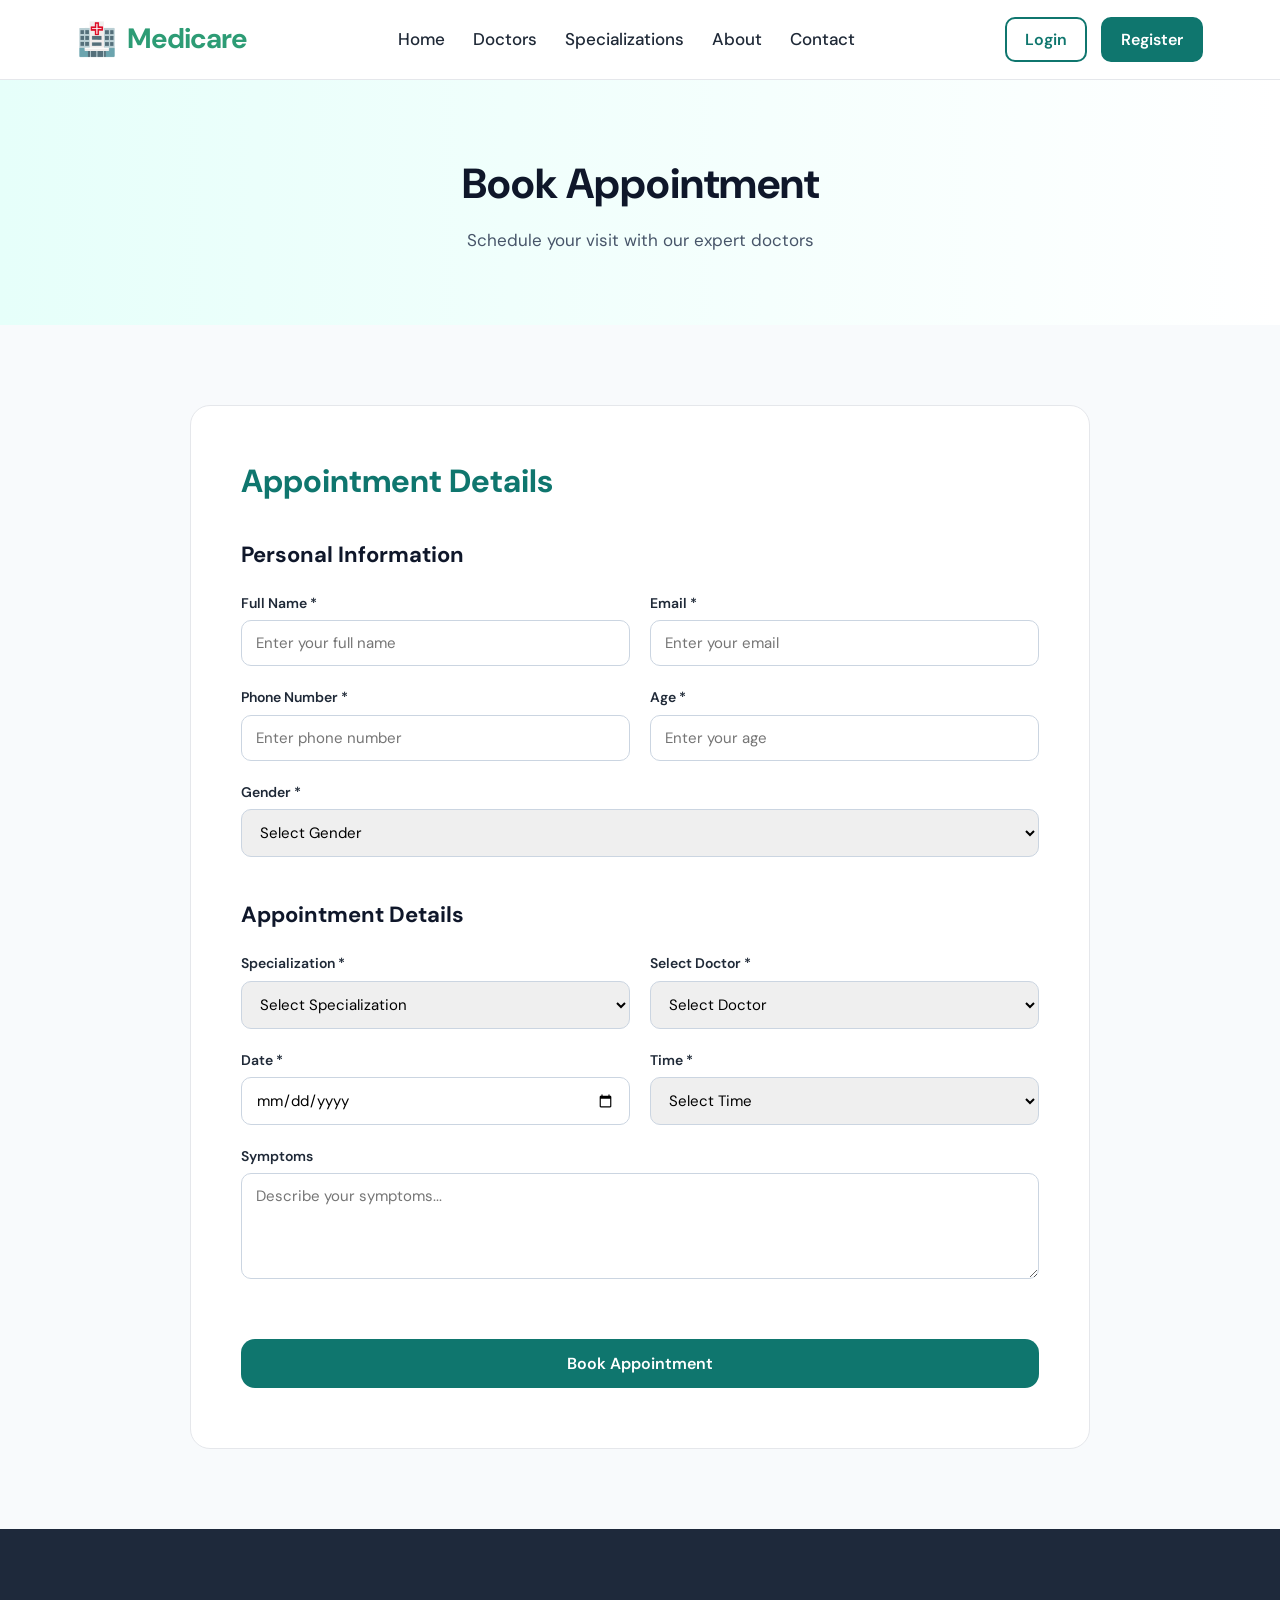
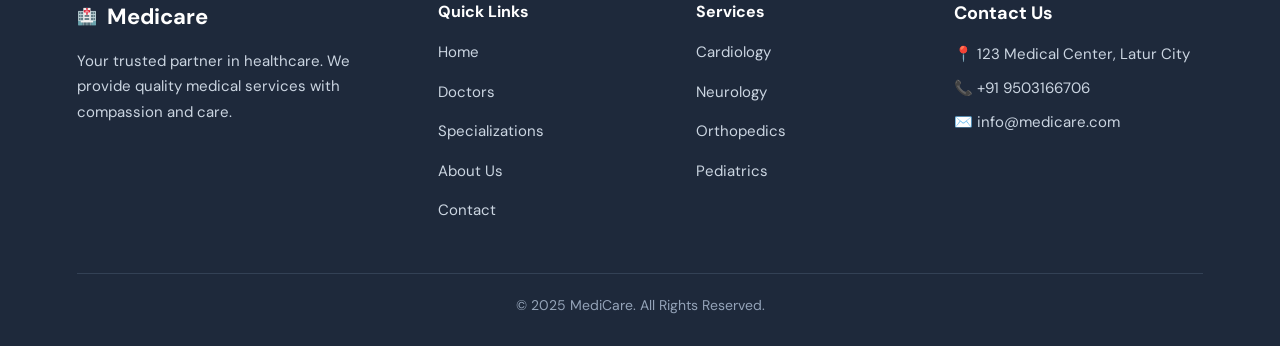
<file: appointment.html>
<!DOCTYPE html>
<html lang="en">

<head>
    <meta charset="UTF-8">
    <meta name="viewport" content="width=device-width, initial-scale=1.0">
    <title>Appointement Page</title>
    <link rel="stylesheet" href="style.css">
</head>

<body>
    <!-- Header of the home page -->
    <header class="header">
        <div class="logo-container">
            <div class="hospital-logo">
                🏥
            </div>
            <h1 class="logo-text">Medicare</h1>
        </div>
        <nav>
            <ul>
                <li><a href="home.html">Home</a></li>
                <li><a href="doctors.html">Doctors</a></li>
                <li> <a href="specializations.html">Specializations</a></li>
                <li><a href="about.html">About</a></li>
                <li><a href="contact.html">Contact</a></li>
            </ul>
        </nav>
        <div class="header-buttons">
            <a href="login.html">Login</a>
            <a href="register.html">Register</a>
        </div>
        <div class="menu-icon">☰</div>

    </header>


    <!-- Page Header -->
    <section class="page-header">
        <h1>Book Appointment</h1>
        <p>Schedule your visit with our expert doctors</p>
    </section>

    <!-- Appointment Section -->
    <section class="appointment-section">

        <form class="appointment-form">

            <h2>Appointment Details</h2>

            <!-- Personal Information -->
            <div class="form-block">
                <h3>Personal Information</h3>

                <div class="form-row">
                    <div class="field">
                        <label>Full Name *</label>
                        <input type="text" placeholder="Enter your full name" required>
                    </div>
                    <div class="field">
                        <label>Email *</label>
                        <input type="email" placeholder="Enter your email" required>
                    </div>
                </div>

                <div class="form-row">
                    <div class="field">
                        <label>Phone Number *</label>
                        <input type="tel" placeholder="Enter phone number" required>
                    </div>
                    <div class="field">
                        <label>Age *</label>
                        <input type="number" placeholder="Enter your age" min="1" max="120" required>
                    </div>
                </div>

                <div class="field">
                    <label>Gender *</label>
                    <select required>
                        <option value="">Select Gender</option>
                        <option>Male</option>
                        <option>Female</option>
                        <option>Other</option>
                    </select>
                </div>
            </div>

            <!-- Appointment Details -->
            <div class="form-block">
                <h3>Appointment Details</h3>

                <div class="form-row">
                    <div class="field">
                        <label>Specialization *</label>
                        <select required>
                            <option value="">Select Specialization</option>
                            <option>Cardiology</option>
                            <option>Neurology</option>
                            <option>Orthopedics</option>
                            <option>Pediatrics</option>
                            <option>Ophthalmology</option>
                            <option>Dentistry</option>
                        </select>
                    </div>

                    <div class="field">
                        <label>Select Doctor *</label>
                        <select required>
                            <option value="">Select Doctor</option>
                            <option>Dr. Sarah Johnson</option>
                            <option>Dr. Michael Chen</option>
                            <option>Dr. Emily Williams</option>
                            <option>Dr. James Wilson</option>
                        </select>
                    </div>
                </div>

                <div class="form-row">
                    <div class="field">
                        <label>Date *</label>
                        <input type="date" required>
                    </div>
                    <div class="field">
                        <label>Time *</label>
                        <select required>
                            <option value="">Select Time</option>
                            <option>09:00 AM</option>
                            <option>10:00 AM</option>
                            <option>11:00 AM</option>
                            <option>12:00 PM</option>
                            <option>02:00 PM</option>
                            <option>03:00 PM</option>
                            <option>04:00 PM</option>
                            <option>05:00 PM</option>
                        </select>
                    </div>
                </div>

                <div class="field">
                    <label>Symptoms</label>
                    <textarea rows="4" placeholder="Describe your symptoms..."></textarea>
                </div>
            </div>

            <button class="appointment-btn">Book Appointment</button>

        </form>

    </section>




    <footer class="footer">

        <!-- TOP FOOTER (ALL COLUMNS IN ONE ROW) -->
        <div class="top-footer">

            <!-- COLUMN 1 -->
            <div class="first-div">
                <div class="top-div">
                    <div class="logo">🏥</div>
                    <h3>Medicare</h3>
                </div>
                <div class="bottom-div">
                    <p>
                        Your trusted partner in healthcare. We provide quality
                        medical services with compassion and care.
                    </p>
                </div>
            </div>

            <!-- COLUMN 2 -->
            <div class="second-div">
                <ul>
                    <strong>Quick Links</strong>
                    <li><a href="home.html">Home</a></li>
                    <li><a href="doctors.html">Doctors</a></li>
                    <li><a href="specializations.html">Specializations</a></li>
                    <li><a href="about.html">About Us</a></li>
                    <li><a href="contact.html">Contact</a></li>
                </ul>
            </div>

            <!-- COLUMN 3 -->
            <div class="three-div">
                <ul>
                    <strong>Services</strong>
                    <li><a href="#">Cardiology</a></li>
                    <li><a href="#">Neurology</a></li>
                    <li><a href="#">Orthopedics</a></li>
                    <li><a href="#">Pediatrics</a></li>
                </ul>
            </div>

            <!-- COLUMN 4 -->
            <div class="fourth-div">
                <h2>Contact Us</h2>
                <p>📍 123 Medical Center, Latur City</p>
                <p>📞 +91 9503166706</p>
                <p>✉️ info@medicare.com</p>
            </div>

        </div>

        <!-- BOTTOM FOOTER -->
        <div class="bottom-footer">
            <p>© 2025 MediCare. All Rights Reserved.</p>
        </div>

    </footer>
    <script src="script.js"></script>
</body>

</html>
</file>
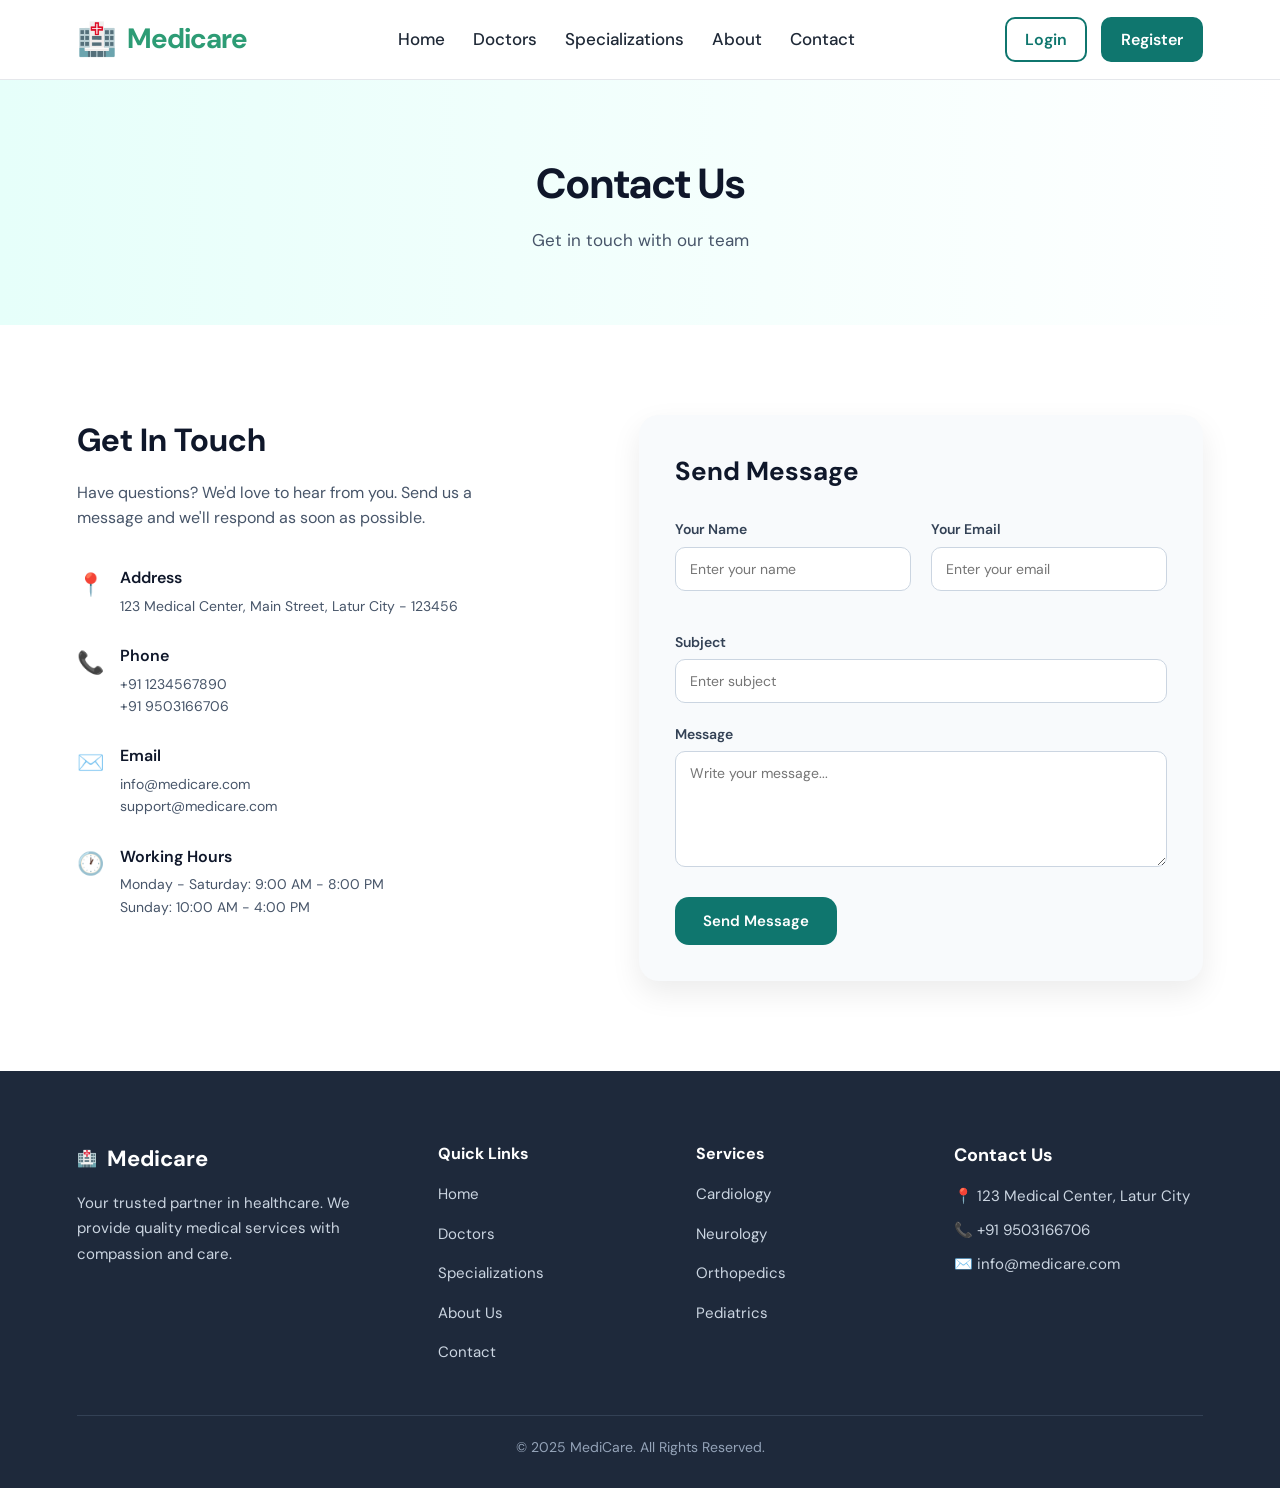
<file: contact.html>
<!DOCTYPE html>
<html lang="en">

<head>
    <meta charset="UTF-8">
    <meta name="viewport" content="width=device-width, initial-scale=1.0">
    <title>Contact page</title>
    <link rel="stylesheet" href="style.css">
</head>

<body>

    <!-- Header of the home page -->
    <header class="header">
        <div class="logo-container">
            <div class="hospital-logo">
                🏥
            </div>
            <h1 class="logo-text">Medicare</h1>
        </div>
        <nav>
            <ul>
                <li><a href="home.html">Home</a></li>
                <li><a href="doctors.html">Doctors</a></li>
                <li> <a href="specializations.html">Specializations</a></li>
                <li><a href="about.html">About</a></li>
                <li><a href="contact.html">Contact</a></li>
            </ul>
        </nav>
        <div class="header-buttons">
            <a href="login.html">Login</a>
            <a href="register.html">Register</a>
        </div>
        <div class="menu-icon">☰</div>

    </header>



    <!-- Page Header -->
    <section class="page-header">
        <h1>Contact Us</h1>
        <p>Get in touch with our team</p>
    </section>

    <!-- Contact Section -->
    <section class="contact-section">
        <div class="contact-grid">

            <!-- Contact Info -->
            <div class="contact-info">
                <h2>Get In Touch</h2>
                <p>
                    Have questions? We'd love to hear from you.
                    Send us a message and we'll respond as soon as possible.
                </p>

                <div class="contact-details">

                    <div class="contact-item">
                        <span class="contact-icon">📍</span>
                        <div>
                            <h4>Address</h4>
                            <p>123 Medical Center, Main Street, Latur City - 123456</p>
                        </div>
                    </div>

                    <div class="contact-item">
                        <span class="contact-icon">📞</span>
                        <div>
                            <h4>Phone</h4>
                            <p>+91 1234567890</p>
                            <p>+91 9503166706</p>
                        </div>
                    </div>

                    <div class="contact-item">
                        <span class="contact-icon">✉️</span>
                        <div>
                            <h4>Email</h4>
                            <p>info@medicare.com</p>
                            <p>support@medicare.com</p>
                        </div>
                    </div>

                    <div class="contact-item">
                        <span class="contact-icon">🕐</span>
                        <div>
                            <h4>Working Hours</h4>
                            <p>Monday - Saturday: 9:00 AM - 8:00 PM</p>
                            <p>Sunday: 10:00 AM - 4:00 PM</p>
                        </div>
                    </div>

                </div>
            </div>

            <!-- Contact Form -->
            <div class="contact-form-wrapper">
                <form class="contact-form" id="contactForm">

                    <h2>Send Message</h2>

                    <div class="form-row">
                        <div class="form-group">
                            <label for="name">Your Name</label>
                            <input type="text" id="name" required placeholder="Enter your name">
                        </div>

                        <div class="form-group">
                            <label for="email">Your Email</label>
                            <input type="email" id="email" required placeholder="Enter your email">
                        </div>
                    </div>

                    <div class="form-group">
                        <label for="subject">Subject</label>
                        <input type="text" id="subject" required placeholder="Enter subject">
                    </div>

                    <div class="form-group">
                        <label for="message">Message</label>
                        <textarea id="message" rows="5" required placeholder="Write your message..."></textarea>
                    </div>

                    <button type="submit">Send Message</button>

                </form>
            </div>

        </div>
    </section>


    <footer class="footer">

        <!-- TOP FOOTER (ALL COLUMNS IN ONE ROW) -->
        <div class="top-footer">

            <!-- COLUMN 1 -->
            <div class="first-div">
                <div class="top-div">
                    <div class="logo">🏥</div>
                    <h3>Medicare</h3>
                </div>
                <div class="bottom-div">
                    <p>
                        Your trusted partner in healthcare. We provide quality
                        medical services with compassion and care.
                    </p>
                </div>
            </div>

            <!-- COLUMN 2 -->
            <div class="second-div">
                <ul>
                    <strong>Quick Links</strong>
                    <li><a href="home.html">Home</a></li>
                    <li><a href="doctors.html">Doctors</a></li>
                    <li><a href="specializations.html">Specializations</a></li>
                    <li><a href="about.html">About Us</a></li>
                    <li><a href="contact.html">Contact</a></li>
                </ul>
            </div>

            <!-- COLUMN 3 -->
            <div class="three-div">
                <ul>
                    <strong>Services</strong>
                    <li><a href="#">Cardiology</a></li>
                    <li><a href="#">Neurology</a></li>
                    <li><a href="#">Orthopedics</a></li>
                    <li><a href="#">Pediatrics</a></li>
                </ul>
            </div>

            <!-- COLUMN 4 -->
            <div class="fourth-div">
                <h2>Contact Us</h2>
                <p>📍 123 Medical Center, Latur City</p>
                <p>📞 +91 9503166706</p>
                <p>✉️ info@medicare.com</p>
            </div>

        </div>

        <!-- BOTTOM FOOTER -->
        <div class="bottom-footer">
            <p>© 2025 MediCare. All Rights Reserved.</p>
        </div>

    </footer>
    <script src="script.js"></script>
</body>

</html>
</file>
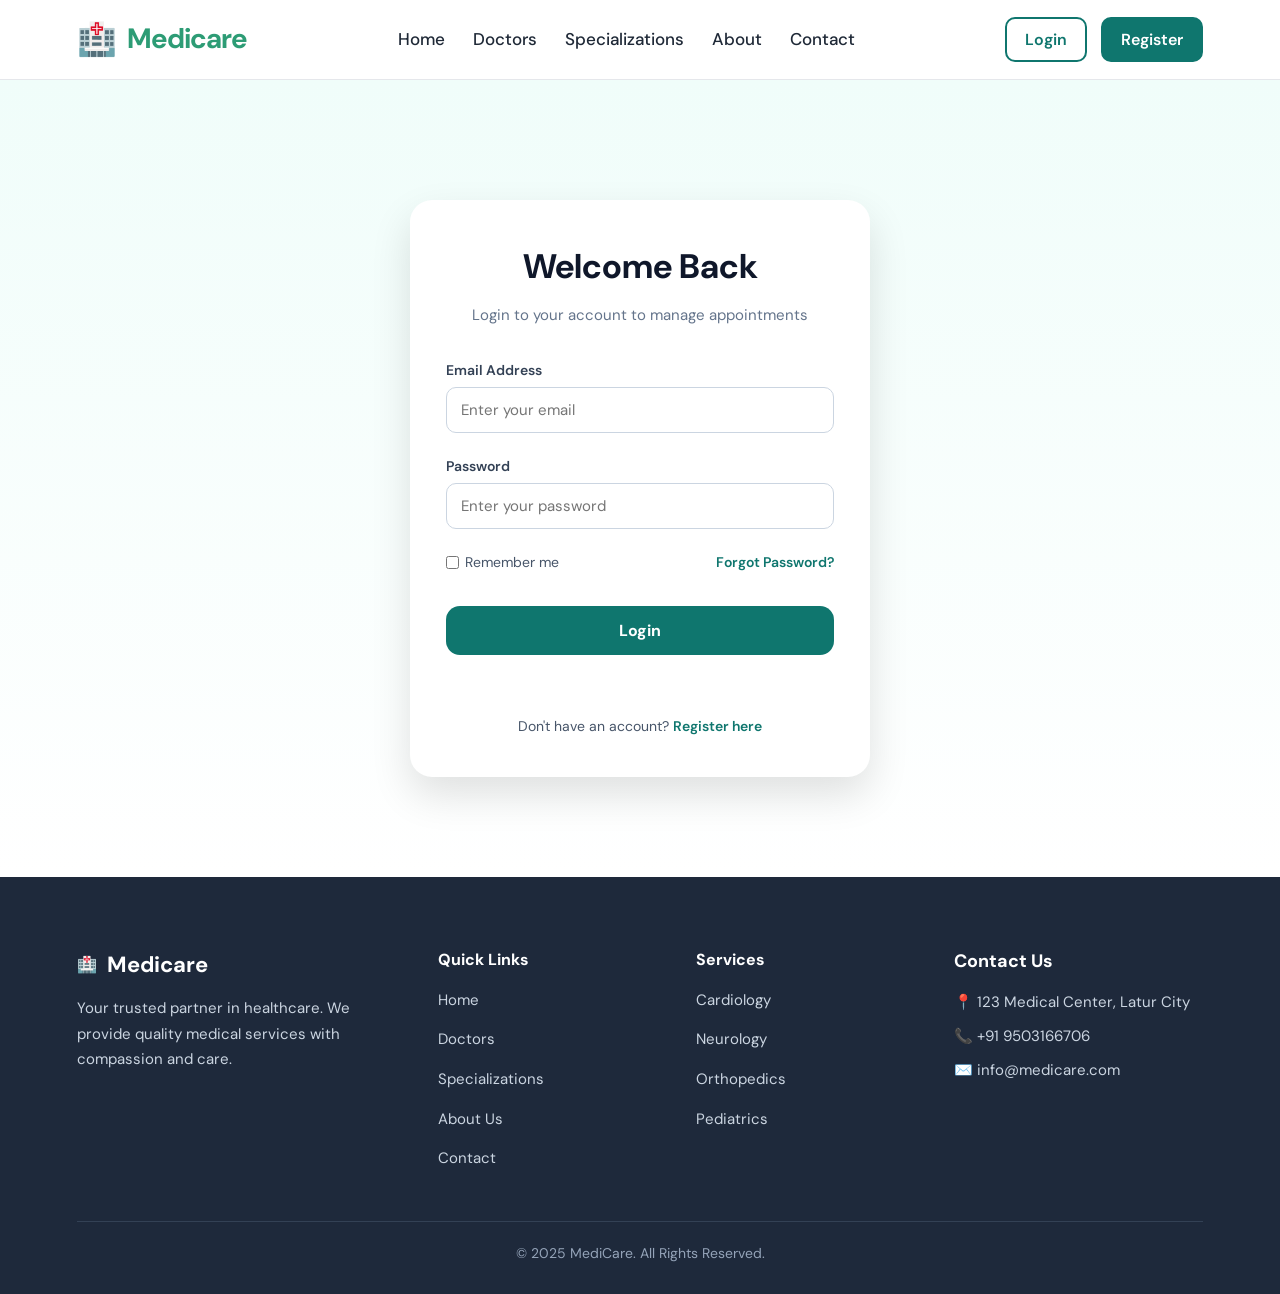
<file: login.html>
<!DOCTYPE html>
<html lang="en">

<head>
    <meta charset="UTF-8">
    <meta name="viewport" content="width=device-width, initial-scale=1.0">
    <title>Login Page</title>
    <link rel="stylesheet" href="style.css">
</head>

<body>
    <!-- Header of the home page -->
    <header class="header">
        <div class="logo-container">
            <div class="hospital-logo">
                🏥
            </div>
            <h1 class="logo-text">Medicare</h1>
        </div>
        <nav>
            <ul>
                <li><a href="home.html">Home</a></li>
                <li><a href="doctors.html">Doctors</a></li>
                <li> <a href="specializations.html">Specializations</a></li>
                <li><a href="about.html">About</a></li>
                <li><a href="contact.html">Contact</a></li>
            </ul>
        </nav>
        <div class="header-buttons">
            <a href="login.html">Login</a>
            <a href="register.html">Register</a>
        </div>
        <div class="menu-icon">☰</div>

    </header>


    <!-- LOGIN PAGE -->
    <section class="login-section">

        <div class="login-card">

            <!-- Heading -->
            <div class="login-header">
                <h1>Welcome Back</h1>
                <p>Login to your account to manage appointments</p>
            </div>

            <!-- Form -->
            <form class="login-form">

                <div class="input-group">
                    <label for="email">Email Address</label>
                    <input type="email" id="email" placeholder="Enter your email" required>
                </div>

                <div class="input-group">
                    <label for="password">Password</label>
                    <input type="password" id="password" placeholder="Enter your password" required>
                </div>

                <!-- Options -->
                <div class="login-options">
                    <label class="remember">
                        <input type="checkbox">
                        Remember me
                    </label>
                    <a href="#" class="forgot-password">Forgot Password?</a>
                </div>

                <!-- Button -->
                <button type="submit" class="login-btn">Login</button>

            </form>

            <!-- Footer -->
            <div class="login-footer">
                <p>Don't have an account? <a href="register.html">Register here</a></p>
            </div>

        </div>

    </section>


    <footer class="footer">

        <!-- TOP FOOTER (ALL COLUMNS IN ONE ROW) -->
        <div class="top-footer">

            <!-- COLUMN 1 -->
            <div class="first-div">
                <div class="top-div">
                    <div class="logo">🏥</div>
                    <h3>Medicare</h3>
                </div>
                <div class="bottom-div">
                    <p>
                        Your trusted partner in healthcare. We provide quality
                        medical services with compassion and care.
                    </p>
                </div>
            </div>

            <!-- COLUMN 2 -->
            <div class="second-div">
                <ul>
                    <strong>Quick Links</strong>
                    <li><a href="home.html">Home</a></li>
                    <li><a href="doctors.html">Doctors</a></li>
                    <li><a href="specializations.html">Specializations</a></li>
                    <li><a href="about.html">About Us</a></li>
                    <li><a href="contact.html">Contact</a></li>
                </ul>
            </div>

            <!-- COLUMN 3 -->
            <div class="three-div">
                <ul>
                    <strong>Services</strong>
                    <li><a href="#">Cardiology</a></li>
                    <li><a href="#">Neurology</a></li>
                    <li><a href="#">Orthopedics</a></li>
                    <li><a href="#">Pediatrics</a></li>
                </ul>
            </div>

            <!-- COLUMN 4 -->
            <div class="fourth-div">
                <h2>Contact Us</h2>
                <p>📍 123 Medical Center, Latur City</p>
                <p>📞 +91 9503166706</p>
                <p>✉️ info@medicare.com</p>
            </div>

        </div>

        <!-- BOTTOM FOOTER -->
        <div class="bottom-footer">
            <p>© 2025 MediCare. All Rights Reserved.</p>
        </div>

    </footer>

<script src="script.js"></script>
</body>

</html>
</file>
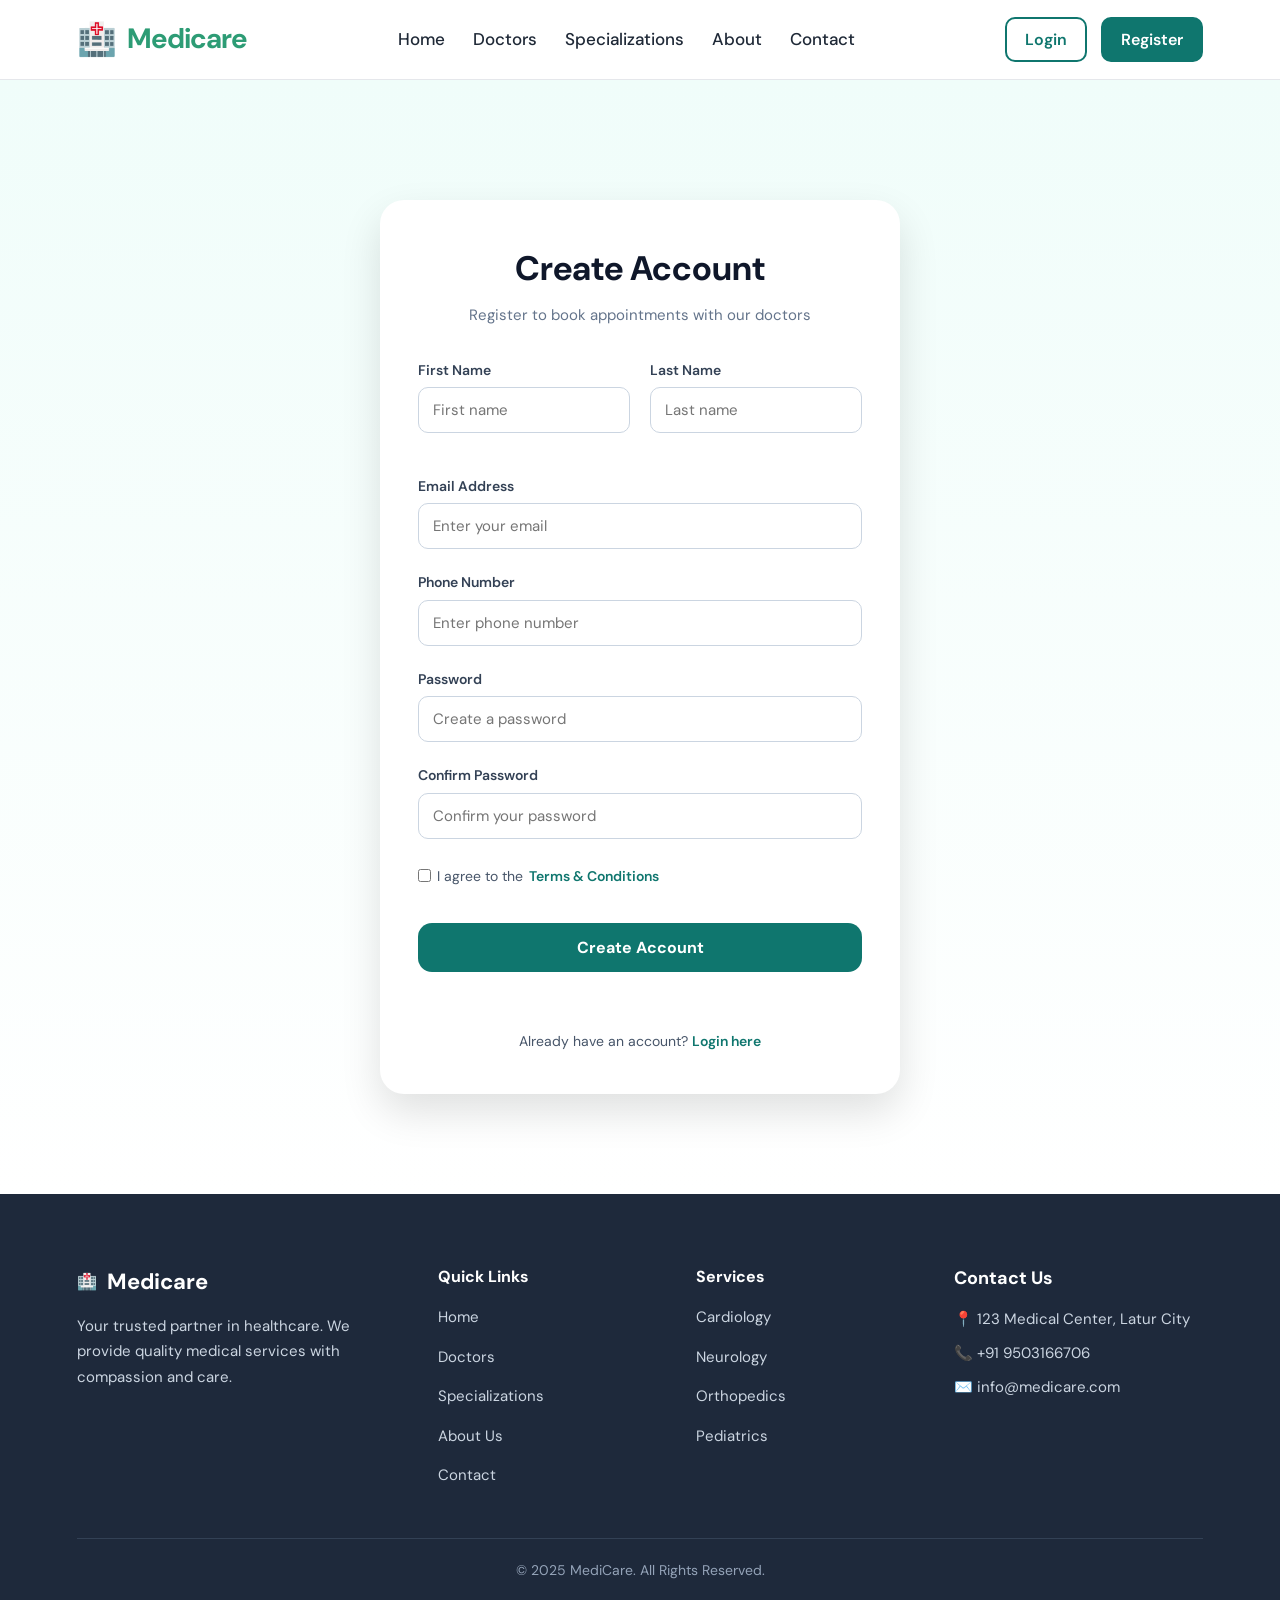
<file: register.html>
<!DOCTYPE html>
<html lang="en">

<head>
    <meta charset="UTF-8">
    <meta name="viewport" content="width=device-width, initial-scale=1.0">
    <title>Registration Page</title>
    <link rel="stylesheet" href="style.css">
</head>

<body>

    <!-- Header of the home page -->
    <header class="header">
        <div class="logo-container">
            <div class="hospital-logo">
                🏥
            </div>
            <h1 class="logo-text">Medicare</h1>
        </div>
        <nav>
            <ul>
                <li><a href="home.html">Home</a></li>
                <li><a href="doctors.html">Doctors</a></li>
                <li> <a href="specializations.html">Specializations</a></li>
                <li><a href="about.html">About</a></li>
                <li><a href="contact.html">Contact</a></li>
            </ul>
        </nav>
        <div class="header-buttons">
            <a href="login.html">Login</a>
            <a href="register.html">Register</a>
        </div>
        <div class="menu-icon">☰</div>

    </header>


    <!-- REGISTER PAGE -->
    <section class="register-section">

        <div class="register-card">

            <!-- Heading -->
            <div class="register-header">
                <h1>Create Account</h1>
                <p>Register to book appointments with our doctors</p>
            </div>

            <!-- Form -->
            <form class="register-form">

                <!-- Name Row -->
                <div class="form-row">
                    <div class="input-group">
                        <label for="firstName">First Name</label>
                        <input type="text" id="firstName" placeholder="First name" required>
                    </div>

                    <div class="input-group">
                        <label for="lastName">Last Name</label>
                        <input type="text" id="lastName" placeholder="Last name" required>
                    </div>
                </div>

                <div class="input-group">
                    <label for="email">Email Address</label>
                    <input type="email" id="email" placeholder="Enter your email" required>
                </div>

                <div class="input-group">
                    <label for="phone">Phone Number</label>
                    <input type="tel" id="phone" placeholder="Enter phone number" required>
                </div>

                <div class="input-group">
                    <label for="password">Password</label>
                    <input type="password" id="password" placeholder="Create a password" required>
                </div>

                <div class="input-group">
                    <label for="confirmPassword">Confirm Password</label>
                    <input type="password" id="confirmPassword" placeholder="Confirm your password" required>
                </div>

                <!-- Terms -->
                <div class="register-options">
                    <label class="terms">
                        <input type="checkbox" required>
                        I agree to the <a href="#">Terms & Conditions</a>
                    </label>
                </div>

                <!-- Button -->
                <button type="submit" class="register-btn">Create Account</button>

            </form>

            <!-- Footer -->
            <div class="register-footer">
                <p>Already have an account? <a href="login.html">Login here</a></p>
            </div>

        </div>

    </section>



    <footer class="footer">

        <!-- TOP FOOTER (ALL COLUMNS IN ONE ROW) -->
        <div class="top-footer">

            <!-- COLUMN 1 -->
            <div class="first-div">
                <div class="top-div">
                    <div class="logo">🏥</div>
                    <h3>Medicare</h3>
                </div>
                <div class="bottom-div">
                    <p>
                        Your trusted partner in healthcare. We provide quality
                        medical services with compassion and care.
                    </p>
                </div>
            </div>

            <!-- COLUMN 2 -->
            <div class="second-div">
                <ul>
                    <strong>Quick Links</strong>
                    <li><a href="home.html">Home</a></li>
                    <li><a href="doctors.html">Doctors</a></li>
                    <li><a href="specializations.html">Specializations</a></li>
                    <li><a href="about.html">About Us</a></li>
                    <li><a href="contact.html">Contact</a></li>
                </ul>
            </div>

            <!-- COLUMN 3 -->
            <div class="three-div">
                <ul>
                    <strong>Services</strong>
                    <li><a href="#">Cardiology</a></li>
                    <li><a href="#">Neurology</a></li>
                    <li><a href="#">Orthopedics</a></li>
                    <li><a href="#">Pediatrics</a></li>
                </ul>
            </div>

            <!-- COLUMN 4 -->
            <div class="fourth-div">
                <h2>Contact Us</h2>
                <p>📍 123 Medical Center, Latur City</p>
                <p>📞 +91 9503166706</p>
                <p>✉️ info@medicare.com</p>
            </div>

        </div>

        <!-- BOTTOM FOOTER -->
        <div class="bottom-footer">
            <p>© 2025 MediCare. All Rights Reserved.</p>
        </div>

    </footer>

    <script src="script.js"></script>
</body>

</html>
</file>
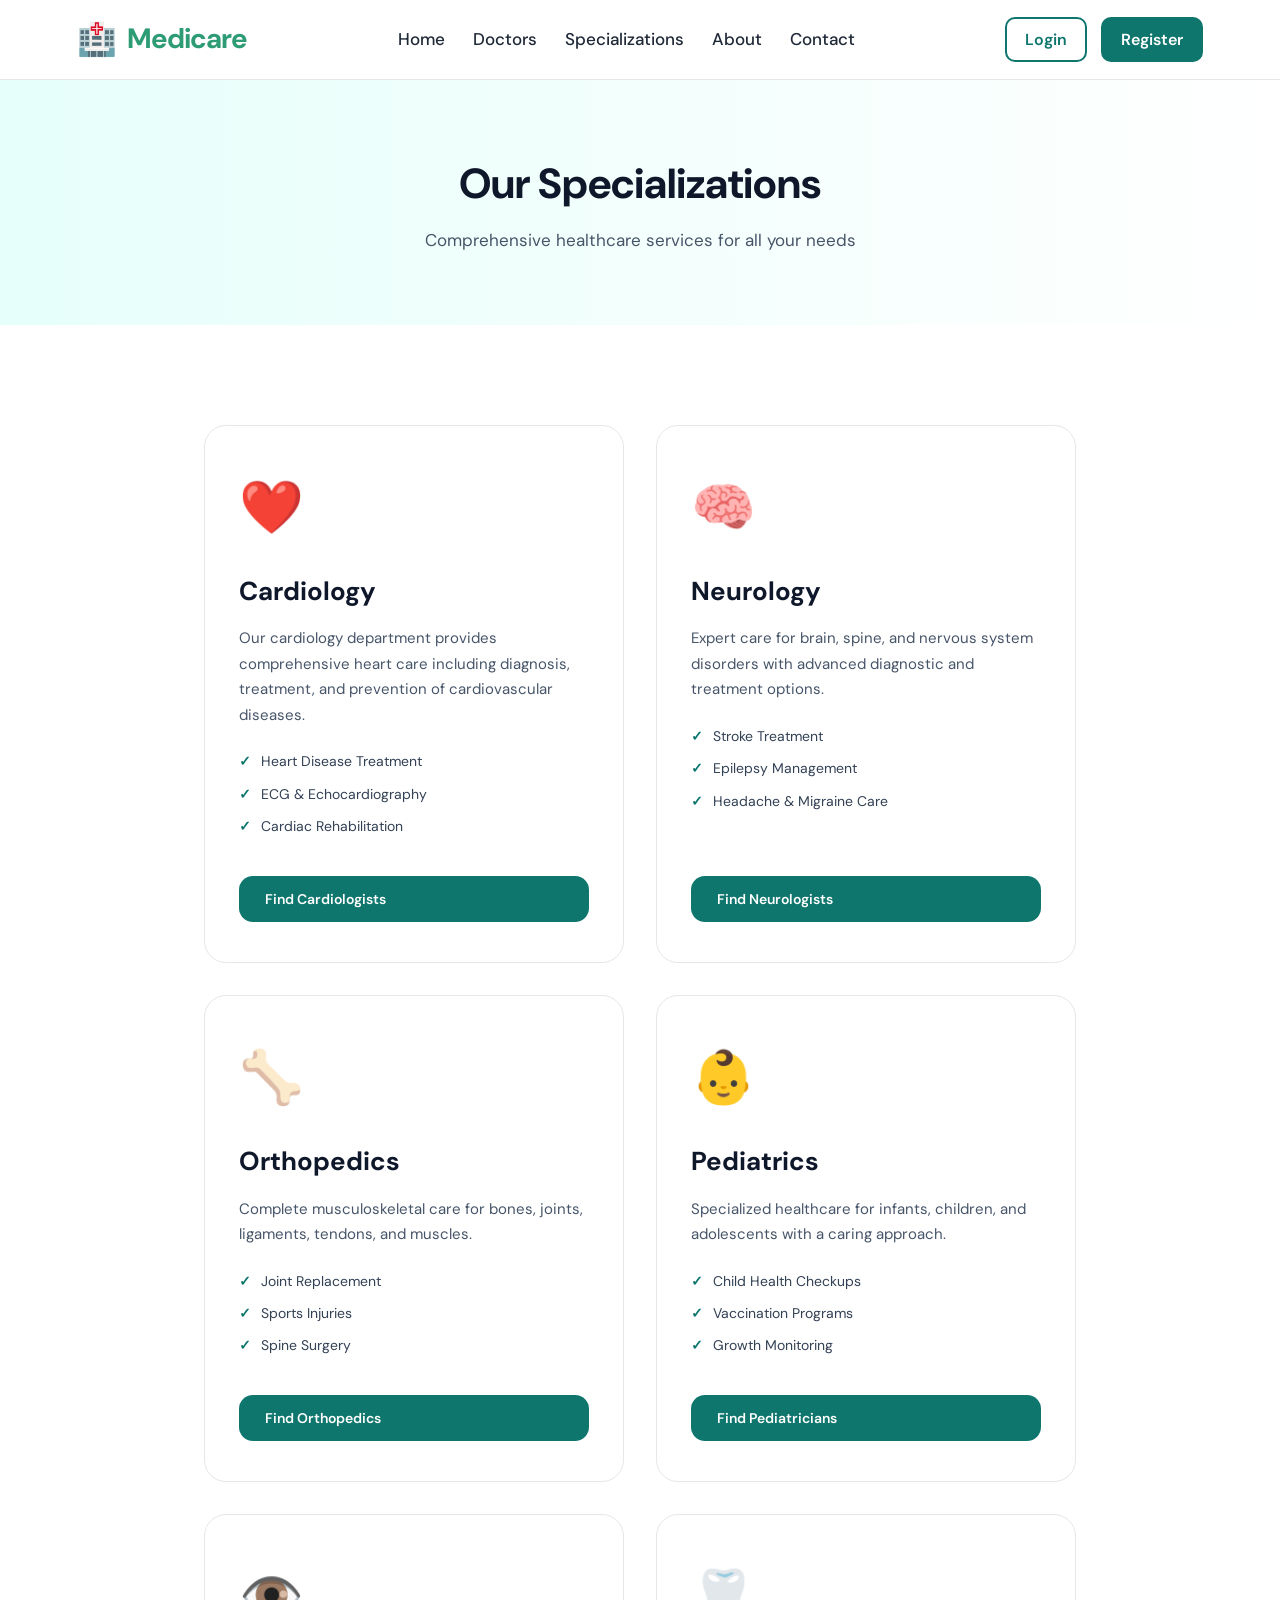
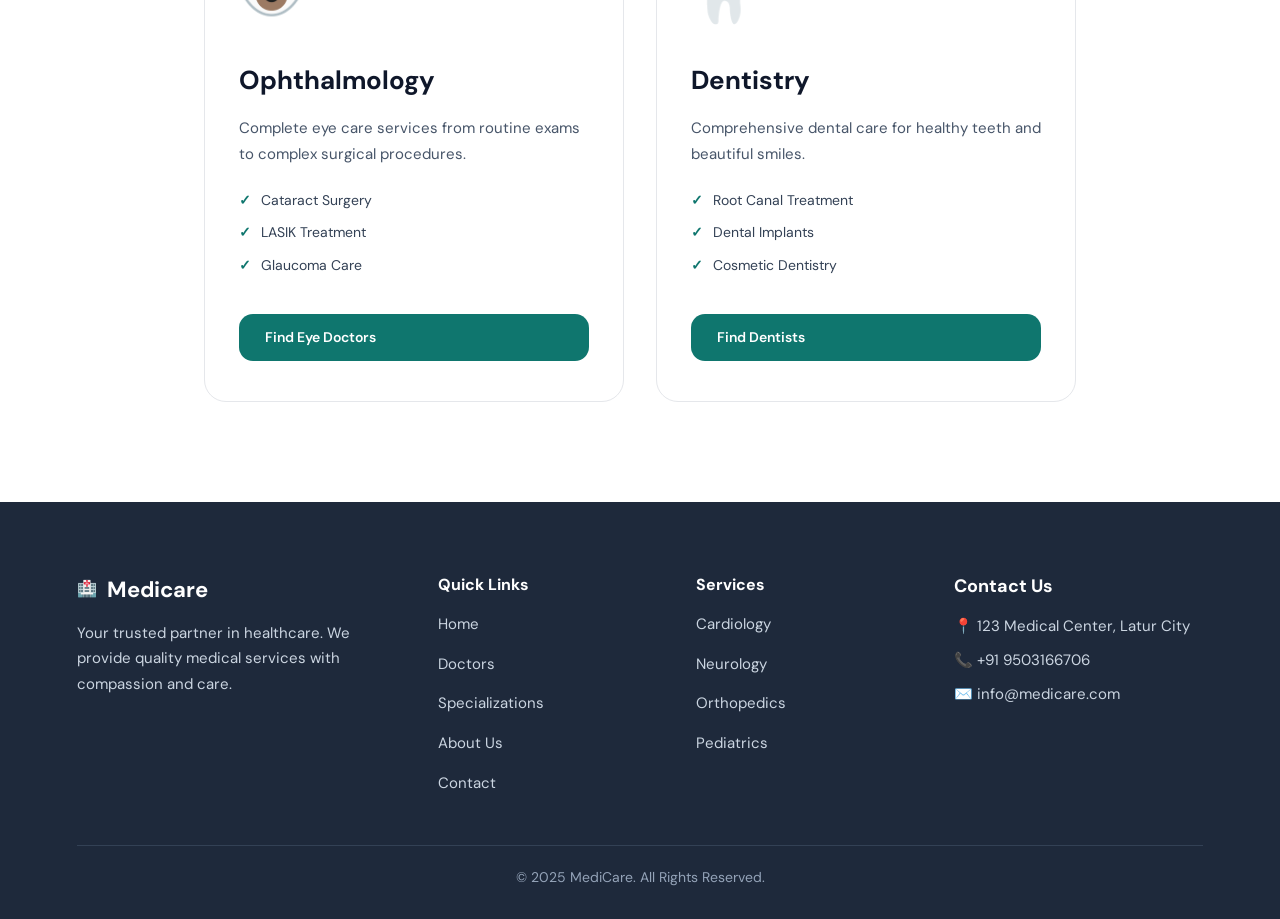
<file: specializations.html>
<!DOCTYPE html>
<html lang="en">

<head>
    <meta charset="UTF-8">
    <meta name="viewport" content="width=device-width, initial-scale=1.0">
    <title>Specializations page</title>
    <link rel="stylesheet" href="style.css">
</head>

<body>
    <!-- Header of the home page -->
    <header class="header">
        <div class="logo-container">
            <div class="hospital-logo">
                🏥
            </div>
            <h1 class="logo-text">Medicare</h1>
        </div>
        <nav>
            <ul>
                <li><a href="home.html">Home</a></li>
                <li><a href="doctors.html">Doctors</a></li>
                <li> <a href="specializations.html">Specializations</a></li>
                <li><a href="about.html">About</a></li>
                <li><a href="contact.html">Contact</a></li>
            </ul>
        </nav>
        <div class="header-buttons">
            <a href="login.html">Login</a>
            <a href="register.html">Register</a>
        </div>
        <div class="menu-icon">☰</div>

    </header>



    <!-- Page Header -->
    <section class="page-header">
        <h1>Our Specializations</h1>
        <p>Comprehensive healthcare services for all your needs</p>
    </section>

    <!-- Specializations Section -->
    <section class="specializations-page">
        <div class="specializations-grid-large">

            <!-- Card 1 -->
            <div class="spec-card-large">
                <div class="spec-icon-large">❤️</div>
                <h3>Cardiology</h3>
                <p>
                    Our cardiology department provides comprehensive heart care including
                    diagnosis, treatment, and prevention of cardiovascular diseases.
                </p>
                <ul>
                    <li>Heart Disease Treatment</li>
                    <li>ECG & Echocardiography</li>
                    <li>Cardiac Rehabilitation</li>
                </ul>
                <a href="doctors.html">Find Cardiologists</a>
            </div>

            <!-- Card 2 -->
            <div class="spec-card-large">
                <div class="spec-icon-large">🧠</div>
                <h3>Neurology</h3>
                <p>
                    Expert care for brain, spine, and nervous system disorders with advanced
                    diagnostic and treatment options.
                </p>
                <ul>
                    <li>Stroke Treatment</li>
                    <li>Epilepsy Management</li>
                    <li>Headache & Migraine Care</li>
                </ul>
                <a href="doctors.html">Find Neurologists</a>
            </div>

            <!-- Card 3 -->
            <div class="spec-card-large">
                <div class="spec-icon-large">🦴</div>
                <h3>Orthopedics</h3>
                <p>
                    Complete musculoskeletal care for bones, joints, ligaments,
                    tendons, and muscles.
                </p>
                <ul>
                    <li>Joint Replacement</li>
                    <li>Sports Injuries</li>
                    <li>Spine Surgery</li>
                </ul>
                <a href="doctors.html">Find Orthopedics</a>
            </div>

            <!-- Card 4 -->
            <div class="spec-card-large">
                <div class="spec-icon-large">👶</div>
                <h3>Pediatrics</h3>
                <p>
                    Specialized healthcare for infants, children, and adolescents
                    with a caring approach.
                </p>
                <ul>
                    <li>Child Health Checkups</li>
                    <li>Vaccination Programs</li>
                    <li>Growth Monitoring</li>
                </ul>
                <a href="doctors.html">Find Pediatricians</a>
            </div>

            <!-- Card 5 -->
            <div class="spec-card-large">
                <div class="spec-icon-large">👁️</div>
                <h3>Ophthalmology</h3>
                <p>
                    Complete eye care services from routine exams
                    to complex surgical procedures.
                </p>
                <ul>
                    <li>Cataract Surgery</li>
                    <li>LASIK Treatment</li>
                    <li>Glaucoma Care</li>
                </ul>
                <a href="doctors.html">Find Eye Doctors</a>
            </div>

            <!-- Card 6 -->
            <div class="spec-card-large">
                <div class="spec-icon-large">🦷</div>
                <h3>Dentistry</h3>
                <p>
                    Comprehensive dental care for healthy teeth
                    and beautiful smiles.
                </p>
                <ul>
                    <li>Root Canal Treatment</li>
                    <li>Dental Implants</li>
                    <li>Cosmetic Dentistry</li>
                </ul>
                <a href="doctors.html">Find Dentists</a>
            </div>

        </div>
    </section>




    <footer class="footer">

        <!-- TOP FOOTER (ALL COLUMNS IN ONE ROW) -->
        <div class="top-footer">

            <!-- COLUMN 1 -->
            <div class="first-div">
                <div class="top-div">
                    <div class="logo">🏥</div>
                    <h3>Medicare</h3>
                </div>
                <div class="bottom-div">
                    <p>
                        Your trusted partner in healthcare. We provide quality
                        medical services with compassion and care.
                    </p>
                </div>
            </div>

            <!-- COLUMN 2 -->
            <div class="second-div">
                <ul>
                    <strong>Quick Links</strong>
                    <li><a href="home.html">Home</a></li>
                    <li><a href="doctors.html">Doctors</a></li>
                    <li><a href="specializations.html">Specializations</a></li>
                    <li><a href="about.html">About Us</a></li>
                    <li><a href="contact.html">Contact</a></li>
                </ul>
            </div>

            <!-- COLUMN 3 -->
            <div class="three-div">
                <ul>
                    <strong>Services</strong>
                    <li><a href="#">Cardiology</a></li>
                    <li><a href="#">Neurology</a></li>
                    <li><a href="#">Orthopedics</a></li>
                    <li><a href="#">Pediatrics</a></li>
                </ul>
            </div>

            <!-- COLUMN 4 -->
            <div class="fourth-div">
                <h2>Contact Us</h2>
                <p>📍 123 Medical Center, Latur City</p>
                <p>📞 +91 9503166706</p>
                <p>✉️ info@medicare.com</p>
            </div>

        </div>

        <!-- BOTTOM FOOTER -->
        <div class="bottom-footer">
            <p>© 2025 MediCare. All Rights Reserved.</p>
        </div>

    </footer>
    <script src="script.js"></script>
</body>

</html>
</file>
<file: style.css>
@import url('https://fonts.googleapis.com/css2?family=DM+Sans:wght@400;500;600;700&display=swap');
/* ================================================= */
/* This is a home page css */
/* ==================================================== */


/* GLOBAL RESETF */

* {
    margin: 0;
    padding: 0;
    box-sizing: border-box;
    font-family: "DM Sans", sans-serif;

}

body {
    background-color: #f8fafc;
    color: #1f2937;
    line-height: 1.6;
}

/* =====================================================
   HEADER / NAVBAR (STICKY)
   ===================================================== */
.header {
    position: sticky;
    top: 0;
    z-index: 1000;
    background-color: #ffffff;
    border-bottom: 1px solid #e5e7eb;
    padding: 14px 6%;
    display: flex;
    justify-content: space-between;
    align-items: center;
}

.logo-container {
    display: flex;
    align-items: center;
    gap: 10px;
}

.hospital-logo {
    font-size: 32px;
}

.logo-text {
    font-size: 28px;
    font-weight: 700;
    letter-spacing: -1px;
    color: #2d9c75;
}

nav ul {
    list-style: none;
    display: flex;
    gap: 28px;
}

nav ul li a {
    text-decoration: none;
    color: #1f2937;
    font-weight: 500;
    padding-bottom: 4px;
    font-size: 17px;
}

nav ul li a:hover {
    color: #0f766e;
    border-bottom: 2px solid #0f766e;
}

.header-buttons {
    display: flex;
    gap: 14px;
}

.header-buttons a {
    text-decoration: none;
    padding: 8px 18px;
    border-radius: 10px;
    font-weight: 600;
    border: 2px solid #0f766e;
}

.header-buttons a:first-child {
    color: #0f766e;
}

.header-buttons a:last-child {
    background-color: #0f766e;
    color: #ffffff;
}

.header-buttons a:hover {
    transform: translateY(-2px);
}

/* Menu Icon (Mobile) */
.menu-icon {
    display: none;
    font-size: 26px;
    cursor: pointer;
}

/* =====================================================
   SECTION 1 – HERO
   ===================================================== */

.section1 {
    width: 100%;
    background: linear-gradient(180deg, #f0fdfa 0%, #ffffff 70%);
    padding: 90px 6% 0;
    display: flex;
    flex-direction: column;
    gap: 70px;
}

/* ---------- TOP CONTENT ---------- */

.top-section1 {
    max-width: 720px;
}

/* Badge */
.badge {
    display: inline-flex;
    align-items: center;
    gap: 8px;
    background-color: #fefefe;
    color: #0f766e;
    padding: 8px 18px;
    border-radius: 999px;
    font-size: 14px;
    font-weight: 600;
    margin-bottom: 22px;
    box-shadow: 3px 3px 6px rgb(205, 205, 205);
}

/* Heading */
.section1-heading h2 {
    font-size: 62px;
    line-height: 1;
    font-weight: 700;
    color: #0f172a;
    margin-bottom: 28px;
    letter-spacing: -1px;
}

.green {
    color: #1f837b;
}

/* Description */
.section1-desc p {
    font-size: 17px;
    color: #475569;
    max-width: 520px;
    margin-bottom: 34px;
}

/* Buttons */
.section1-btns {
    display: flex;
    gap: 18px;
    margin-bottom: 50px;
}

.section1-btns a {
    padding: 14px 30px;
    border-radius: 14px;
    font-size: 15px;
    font-weight: 600;
    text-decoration: none;
    transition: all 0.3s ease;
}

.section1-btns a:first-child {
    background-color: #0f766e;
    color: #ffffff;
}

.section1-btns a:first-child:hover {
    background-color: #115e59;
    transform: translateY(-3px);
    box-shadow: 0 12px 28px rgba(15, 118, 110, 0.35);
}

.section1-btns a:last-child {
    border: 2px solid #0f766e;
    color: #0f766e;
    background-color: transparent;
}

.section1-btns a:last-child:hover {
    background-color: #ecfeff;
    transform: translateY(-3px);
}

/* Stats */
.about-hospital-history {
    display: flex;
    gap: 70px;
}

.about-hospital-history h2 {
    font-size: 34px;
    font-weight: 700;
    color: #0f766e;
}

.about-hospital-history p {
    font-size: 14px;
    color: #64748b;
    margin-top: 4px;
}

/* ---------- IMAGE SECTION ---------- */

.bottom-section1 {
    width: 100%;
}

.main-image {
    width: 100%;
}

.main-image img {
    width: 100%;
    height: 460px;
    object-fit: cover;
    border-radius: 28px;
    box-shadow: 0 18px 40px rgba(0, 0, 0, 0.18);
}

/* =====================================================
   RESPONSIVE – SECTION 1
   ===================================================== */

/* Tablets */
@media (max-width: 1040px) {
    .section1 {
        padding: 80px 5% 0;
    }

    .section1-heading h2 {
        font-size: 42px;
    }

    .main-image img {
        height: 380px;
    }
}

/* Mobile */
@media (max-width: 768px) {
    .section1-heading h2 {
        font-size: 34px;
    }

    .section1-btns {
        flex-direction: column;
        width: fit-content;
    }

    .about-hospital-history {
        gap: 40px;
    }

    .main-image img {
        height: 300px;
    }
}

/* Small Mobile */
@media (max-width: 420px) {
    .section1 {
        padding: 70px 4% 0;
    }

    .section1-heading h2 {
        font-size: 28px;
    }

    .main-image img {
        height: 240px;
        border-radius: 18px;
    }

    .about-hospital-history {
        gap: 26px;
    }
}


/* =====================================================
   SECTION 2 – SPECIALIZATIONS
   ===================================================== */
.section2 {
    padding: 90px 6%;
    text-align: center;
    background-color: #ffffff;
}

.section2-btn1 button {
    background-color: rgb(247, 255, 247);
    color: #187957;
    border-radius: 12px;
    border: none;
    outline: none;
    padding: 9px 16px;
    font-weight: 600;
    font-size: 15px;
}

.section2-heading h2 {
    font-size: 42px;
}

.section2-desc {
    color: #64748b;
    margin: 14px 0 50px;
}

.section2-cards-container {
    display: grid;
    grid-template-columns: repeat(auto-fit, minmax(260px, 1fr));
    gap: 28px;
}

.section2 .cards {
    background-color: #ffffff;
    padding: 36px 24px;
    border-radius: 18px;
    border: 1px solid #e5e7eb;
    transition: all ease 0.5s;
}

.section2 .cards:hover {
    transform: translateY(-4px);
    border-color: #1f837b;
    scale: 0.95;
}

.section2 .cards div {
    font-size: 50px;
    margin-bottom: 18px;
}

.section2 .cards a {
    color: #0f766e;
    font-weight: 600;
    text-decoration: none;
}

/* =====================================================
   SECTION 3 – DOCTORS
   ===================================================== */
.section3 {
    padding: 90px 6%;
    text-align: center;
    background-color: #f8fafc;
}

.section3-btn button {
    background-color: rgb(238, 255, 238);
    color: #187957;
    border-radius: 12px;
    border: none;
    outline: none;
    padding: 12px 16px;
    font-weight: 600;
    font-size: 15px;
    margin-bottom: 16px;
}

.section3-heading h2 {
    font-size: 40px;
    font-weight: 600;
    letter-spacing: -1px;
    margin-bottom: 12px;
}

.section3-desc p {
    font-size: 18px;
    color: #475569;
}

.doctors-cards-list {
    display: grid;
    grid-template-columns: repeat(auto-fit, minmax(260px, 1fr));
    gap: 30px;
    margin-top: 50px;
}

.section3 .cards {
    background-color: #ffffff;
    border-radius: 18px;
    overflow: hidden;
    border: 1px solid #e5e7eb;
    transition: all ease 0.5s;
}

.section3 .cards:hover {
    transform: translateY(-8px);
    box-shadow: 3px 3px 6px rgb(165, 165, 165);
}

.top-side img {
    width: 100%;
    height: 260px;
    object-fit: cover;
}

.bottom-side {
    padding: 22px;
}

.bottom-side a {
    display: inline-block;
    margin-top: 16px;
    padding: 10px 24px;
    background-color: #0f766e;
    color: #ffffff;
    border-radius: 10px;
    text-decoration: none;
}

.doctors-list a {
    display: inline-block;
    margin-top: 50px;
    padding: 12px 28px;
    border: 2px solid #0f766e;
    border-radius: 14px;
    color: #0f766e;
    text-decoration: none;
    transition: ease all 0.5s;
    font-weight: 600;
}

.doctors-list a:hover {
    background-color: #2d9c75;
    color: white;
}

/* =====================================================
   SECTION 4 – WHY CHOOSE US & TESTIMONIALS
   ===================================================== */
.section4 {
    padding: 90px 6%;
    text-align: center;
    background: linear-gradient(to bottom, #ecfeff, #ffffff);
}

.section4-btn1 button {
    background-color: rgb(217, 252, 217);
    color: #187957;
    border-radius: 12px;
    border: none;
    outline: none;
    padding: 9px 14px;
    font-weight: 600;
    font-size: 15px;
    margin-bottom: 16px;
}

.section4-heading1 h2 {
    font-size: 42px;
    font-weight: 600;
}

.section4-cards,
.feedback-cards {
    display: grid;
    grid-template-columns: repeat(auto-fit, minmax(240px, 1fr));
    gap: 28px;
    margin-top: 50px;
}

.section4 .card .emoji {
    font-size: 40px;
    margin-bottom: 1rem;
}

.section4 .card h2 {
    font-size: 18px;
}

.section4 .card p {
    font-size: 14px;
}

.section4 .card {
    background-color: #ffffff;
    padding: 32px;
    border-radius: 18px;
    border: 1px solid #e5e7eb;
    transition: all ease 0.5s;
    margin-bottom: 100px;
}

.section4 .card:hover {
    transform: translateY(-6px);
    box-shadow: 3px 3px 6px rgb(165, 165, 165);
}

.section4-Testimonials button {
    background-color: rgb(217, 252, 217);
    color: #187957;
    border-radius: 12px;
    border: none;
    outline: none;
    padding: 9px 14px;
    font-weight: 600;
    font-size: 15px;
    margin-bottom: 16px;
}

.section4-heading2 h3 {
    font-size: 40px;
    font-weight: 600;
}

.section4 .feedback-cards {
    display: flex;
    align-items: center;
    justify-content: space-between;
}

.feedback-cards .card {
    display: flex;
    flex-direction: column;
    align-items: start;
    justify-content: space-between;
}

.card .all-profile {
    display: flex;
    gap: 1rem;
    margin-top: 1rem;

}

.all-profile .user-profile {
    border-radius: 50%;
    background-color: #d7fcf8;
    height: 50px;
    width: 50px;
    display: flex;
    align-items: center;
    justify-content: center;
}

.user-profile .user-emoji {
    font-size: 24px;
}

.user-info h3 {
    font-size: 16px;
}

/* =====================================================
   SECTION 5 – CALL TO ACTION
   ===================================================== */
.section5 {
    padding: 80px 6%;
    text-align: center;
    background: linear-gradient(to right, #249a90, #215f5b);
    color: #ffffff;
}

.section5-heading h3 {
    font-size: 40px;
}

.section5-heading p {
    font-size: 19px;
}

.section5-btn a {
    display: inline-block;
    margin-top: 26px;
    padding: 14px 34px;
    background-color: #ffffff;
    color: #0f766e;
    font-weight: 700;
    border-radius: 18px;
    text-decoration: none;
}



/* ================= FOOTER WRAPPER ================= */
.footer {
    background-color: #1e293b;
    color: #cbd5e1;
    padding: 70px 6% 30px;
}

/* ================= TOP FOOTER ================= */
.top-footer {
    display: flex;
    justify-content: space-between;
    align-items: flex-start;
    gap: 50px;
    flex-wrap: wrap;
}

/* ================= COLUMN 1 ================= */
.first-div {
    flex: 1.5;
    min-width: 260px;
}

.first-div .top-div {
    display: flex;
    align-items: center;
    gap: 10px;
    margin-bottom: 14px;
}

.first-div h3 {
    color: #ffffff;
    font-size: 22px;
}

.first-div p {
    font-size: 15px;
    line-height: 1.7;
    max-width: 320px;
}

/* ================= COLUMN 2 & 3 ================= */
.second-div,
.three-div {
    flex: 1;
    min-width: 200px;
}

.second-div ul,
.three-div ul {
    list-style: none;
    padding: 0;
}

.second-div strong,
.three-div strong {
    color: #ffffff;
    font-size: 16px;
}

.second-div li,
.three-div li {
    margin-top: 14px;
}

.second-div a,
.three-div a {
    text-decoration: none;
    color: #cbd5e1;
    font-size: 15px;
    transition: color 0.3s ease;
}

.second-div a:hover,
.three-div a:hover {
    color: #5eead4;
}

/* ================= COLUMN 4 ================= */
.fourth-div {
    flex: 1.2;
    min-width: 220px;
}

.fourth-div h2 {
    font-size: 18px;
    color: #ffffff;
    margin-bottom: 14px;
}

.fourth-div p {
    font-size: 15px;
    margin-bottom: 10px;
}

/* ================= BOTTOM FOOTER ================= */
.bottom-footer {
    margin-top: 50px;
    border-top: 1px solid #334155;
    padding-top: 20px;
    text-align: center;
}

.bottom-footer p {
    font-size: 14px;
    color: #94a3b8;
}

/* ================= Laptop ================= */
@media (max-width: 1040px) {
    .top-footer {
        gap: 40px;
    }

    .first-div,
    .second-div,
    .three-div,
    .fourth-div {
        flex: 1 1 45%;
    }
}

/* ================= Tablets ================= */
@media (max-width: 768px) {
    .top-footer {
        flex-direction: column;
        gap: 35px;
    }

    .first-div,
    .second-div,
    .three-div,
    .fourth-div {
        width: 100%;
    }

    .feedback-cards {
        display: flex;
        flex-direction: column;
    }

}

/* ================= SMALL MOBILE ================= */
@media (max-width: 420px) {
    .footer {
        padding: 50px 4% 20px;
    }

    .first-div h3 {
        font-size: 20px;
    }
}


/* =====================================================
   RESPONSIVE BREAKPOINTS
   ===================================================== */
@media (max-width: 1040px) {
    .section1 {
        grid-template-columns: 1fr;
        text-align: center;
    }

    .main-image {
        grid-column: 1;
        margin-top: 40px;
    }

    .section1-btns {
        justify-content: center;
    }
}

@media (max-width: 768px) {
    nav ul {
        display: none;
    }

    .header-buttons {
        display: none;
    }

    .menu-icon {
        display: block;
    }

    .section1-heading h2 {
        font-size: 34px;
    }
}

@media (max-width: 420px) {
    .section1-heading h2 {
        font-size: 26px;
    }

    .section2-heading h2,
    .section3-heading h2,
    .section4-heading1 h2 {
        font-size: 26px;
    }
}



/* ====================================== */
/* This is a doctors list page css */
/* ======================================== */

/* =====================================================
   DOCTORS PAGE – PAGE HEADER
   ===================================================== */

.page-header {
    padding: 90px 6% 40px;
    background-color: #ffffff;
}

.page-header h1 {
    font-size: 42px;
    font-weight: 700;
    color: #0f172a;
    margin-bottom: 10px;
}

.page-header p {
    font-size: 17px;
    color: #64748b;
    max-width: 600px;
}

/* =====================================================
   SEARCH & FILTER SECTION
   ===================================================== */

.search-section {
    padding: 30px 6% 50px;
    background-color: #f8fafc;
}

.search-box {
    display: flex;
    gap: 16px;
    flex-wrap: wrap;
}

.search-input {
    flex: 2;
    min-width: 240px;
    padding: 14px 18px;
    border-radius: 12px;
    border: 1px solid #e5e7eb;
    font-size: 15px;
    outline: none;
}

.search-input:focus {
    border-color: #0f766e;
}

.filter-select {
    flex: 1;
    min-width: 200px;
    padding: 14px 18px;
    border-radius: 12px;
    border: 1px solid #e5e7eb;
    font-size: 15px;
    outline: none;
    background-color: #ffffff;
}

/* =====================================================
   DOCTORS LIST SECTION
   ===================================================== */

.doctors-list {
    padding: 40px 6% 90px;
    background-color: #f8fafc;
}

.doctors-grid {
    display: flex;
    flex-wrap: wrap;
    gap: 30px;
}

/* =====================================================
   DOCTOR CARD
   ===================================================== */

.doctor-card {
    background-color: #ffffff;
    border-radius: 18px;
    border: 1px solid #e5e7eb;
    width: calc(33.333% - 20px);
    min-width: 280px;
    transition: all 0.35s ease;
    display: flex;
    flex-direction: column;
}

.doctor-card:hover {
    transform: translateY(-8px);
    box-shadow: 0 14px 30px rgba(15, 118, 110, 0.18);
}

/* Doctor Image */
.doctor-image {
    position: relative;
}

.doctor-image img {
    width: 100%;
    height: 240px;
    object-fit: cover;
    border-radius: 18px 18px 0 0;
}

/* Rating Badge */
.doctor-badge {
    position: absolute;
    top: 12px;
    right: 12px;
    background-color: #ffffff;
    color: #0f766e;
    font-size: 14px;
    font-weight: 600;
    padding: 6px 10px;
    border-radius: 10px;
    box-shadow: 0 6px 14px rgba(0, 0, 0, 0.15);
}

/* Doctor Info */
.doctor-info {
    padding: 20px;
    display: flex;
    flex-direction: column;
    gap: 6px;
}

.doctor-info h3 {
    font-size: 18px;
    font-weight: 700;
    color: #0f172a;
}

.doctor-specialty {
    font-size: 14px;
    color: #0f766e;
    font-weight: 600;
}

.doctor-experience,
.doctor-location {
    font-size: 14px;
    color: #64748b;
}

/* Action Button */
.doctor-actions {
    margin-top: 16px;
}

.doctor-actions a {
    display: block;
    text-align: center;
    padding: 12px;
    border-radius: 12px;
    background-color: #0f766e;
    color: #ffffff;
    text-decoration: none;
    font-weight: 600;
    transition: all 0.3s ease;
}

.doctor-actions a:hover {
    background-color: #115e59;
    transform: scale(1.03);
}

/* =====================================================
   RESPONSIVE BREAKPOINTS
   ===================================================== */

/* Tablets */
@media (max-width: 1040px) {
    .doctor-card {
        width: calc(50% - 15px);
    }

    .page-header h1 {
        font-size: 36px;
    }
}

/* Mobile */
@media (max-width: 768px) {
    .search-box {
        flex-direction: column;
    }

    .doctor-card {
        width: 100%;
    }

    .page-header {
        padding: 70px 5% 30px;
    }

    .page-header h1 {
        font-size: 30px;
    }
}

/* Small Mobile */
@media (max-width: 420px) {
    .page-header h1 {
        font-size: 26px;
    }

    .doctor-image img {
        height: 200px;
    }
}



/* ================================ */
/* this is the css for specialization page */
/* ================================= */
/* ===============================
   PAGE HEADER
   =============================== */
.page-header {
    width: 100%;
    padding: 120px 6% 100px;
    background: linear-gradient(180deg, #f0fdfa 0%, #ffffff 75%);
    text-align: center;
}

.page-header h1 {
    font-size: 56px;
    font-weight: 700;
    color: #0f172a;
    margin-bottom: 16px;
}

.page-header p {
    font-size: 18px;
    color: #475569;
    max-width: 620px;
    margin: 0 auto;
}


/* ===============================
   SPECIALIZATIONS SECTION
   =============================== */
.specializations-page {
    width: 100%;
    padding: 100px 6%;
    background-color: #ffffff;
}

/* FLEX CONTAINER */
.specializations-grid-large {
    display: flex;
    flex-wrap: wrap;
    justify-content: center;
    gap: 32px;
}


/* ===============================
   SPECIALIZATION CARD
   =============================== */
.spec-card-large {
    flex: 1 1 420px;
    max-width: 420px;
    background-color: #ffffff;
    border-radius: 22px;
    padding: 40px 34px;
    border: 1px solid #e5e7eb;
    display: flex;
    flex-direction: column;
    transition: all 0.4s ease;
}

.spec-card-large:hover {
    transform: translateY(-10px);
    box-shadow: 0 20px 40px rgba(15, 118, 110, 0.18);
    border-color: #0f766e;
}

/* ICON */
.spec-icon-large {
    font-size: 52px;
    margin-bottom: 22px;
}

/* TITLE */
.spec-card-large h3 {
    font-size: 26px;
    font-weight: 700;
    color: #0f172a;
    margin-bottom: 14px;
}

/* DESCRIPTION */
.spec-card-large p {
    font-size: 15px;
    line-height: 1.7;
    color: #475569;
    margin-bottom: 22px;
}

/* LIST */
.spec-card-large ul {
    list-style: none;
    padding: 0;
    margin-bottom: 28px;
}

.spec-card-large ul li {
    font-size: 14px;
    color: #334155;
    margin-bottom: 10px;
    padding-left: 22px;
    position: relative;
}

.spec-card-large ul li::before {
    content: "✓";
    position: absolute;
    left: 0;
    color: #0f766e;
    font-weight: 700;
}

/* BUTTON */
.spec-card-large a {
    margin-top: auto;
    display: inline-block;
    padding: 12px 26px;
    font-size: 14px;
    font-weight: 600;
    border-radius: 14px;
    background-color: #0f766e;
    color: #ffffff;
    text-decoration: none;
    transition: all 0.3s ease;
}

.spec-card-large a:hover {
    background-color: #115e59;
    transform: translateY(-2px);
    box-shadow: 0 10px 22px rgba(15, 118, 110, 0.35);
}


/* ===============================
   TABLET
   =============================== */
@media (max-width: 1040px) {
    .page-header {
        padding: 100px 5% 80px;
    }

    .page-header h1 {
        font-size: 46px;
    }

    .specializations-page {
        padding: 80px 5%;
    }
}


/* ===============================
   MOBILE
   =============================== */
@media (max-width: 768px) {
    .page-header h1 {
        font-size: 36px;
    }

    .page-header p {
        font-size: 16px;
    }

    .spec-card-large {
        max-width: 100%;
        padding: 32px 26px;
    }
}


/* ===============================
   SMALL MOBILE
   =============================== */
@media (max-width: 420px) {
    .page-header {
        padding: 80px 4% 60px;
    }

    .page-header h1 {
        font-size: 28px;
    }

    .spec-icon-large {
        font-size: 46px;
    }

    .spec-card-large h3 {
        font-size: 22px;
    }
}


/* 
====================================
this is the about section css
==================================== */

/* =====================================
   PAGE HEADER (ABOUT)
   ===================================== */
.page-header {
    width: 100%;
    padding: 120px 6% 90px;
    background: linear-gradient(180deg, #f0fdfa 0%, #ffffff 75%);
    text-align: center;
}

.page-header h1 {
    font-size: 54px;
    font-weight: 700;
    color: #0f172a;
    margin-bottom: 14px;
}

.page-header p {
    font-size: 18px;
    color: #475569;
    max-width: 600px;
    margin: 0 auto;
}


/* =====================================
   ABOUT SECTION
   ===================================== */
.about-section {
    width: 100%;
    padding: 90px 6%;
    background-color: #ffffff;
}

/* MAIN FLEX WRAPPER */
.about-grid {
    display: flex;
    align-items: center;
    justify-content: space-between;
    gap: 60px;
    flex-wrap: wrap;
}

/* TEXT CONTENT */
.about-content {
    flex: 1.2;
    min-width: 280px;
}

.about-content h2 {
    font-size: 28px;
    font-weight: 700;
    color: #0f172a;
    margin-bottom: 12px;
    margin-top: 22px;
}

.about-content p {
    font-size: 16px;
    color: #475569;
    line-height: 1.7;
    margin-bottom: 14px;
}

/* LIST */
.about-list {
    list-style: none;
    padding: 0;
    margin-top: 16px;
}

.about-list li {
    font-size: 15px;
    color: #334155;
    margin-bottom: 10px;
}


/* IMAGE SECTION */
.about-image {
    flex: 1;
    min-width: 280px;
}

.about-image img {
    width: 100%;
    height: 420px;
    object-fit: cover;
    border-radius: 22px;
    box-shadow: 0 18px 38px rgba(0, 0, 0, 0.18);
}


/* =====================================
   STATS SECTION
   ===================================== */
.about-stats {
    margin-top: 80px;
    display: flex;
    justify-content: space-between;
    gap: 24px;
    flex-wrap: wrap;
}

.stat-card {
    flex: 1;
    min-width: 200px;
    background-color: #f8fafc;
    padding: 36px 20px;
    border-radius: 18px;
    text-align: center;
    border: 1px solid #e5e7eb;
    transition: all 0.3s ease;
}

.stat-card:hover {
    transform: translateY(-6px);
    box-shadow: 0 14px 28px rgba(15, 118, 110, 0.18);
}

.stat-card h3 {
    font-size: 34px;
    font-weight: 700;
    color: #0f766e;
    margin-bottom: 8px;
}

.stat-card p {
    font-size: 14px;
    color: #475569;
}


/* =====================================
   RESPONSIVE – TABLET
   ===================================== */
@media (max-width: 1040px) {
    .page-header h1 {
        font-size: 46px;
    }

    .about-grid {
        gap: 40px;
    }

    .about-image img {
        height: 360px;
    }
}


/* =====================================
   RESPONSIVE – MOBILE
   ===================================== */
@media (max-width: 768px) {
    .page-header {
        padding: 100px 5% 70px;
    }

    .page-header h1 {
        font-size: 36px;
    }

    .about-grid {
        flex-direction: column;
    }

    .about-image img {
        height: 300px;
    }

    .about-stats {
        justify-content: center;
    }
}


/* =====================================
   RESPONSIVE – SMALL MOBILE
   ===================================== */
@media (max-width: 420px) {
    .page-header h1 {
        font-size: 28px;
    }

    .about-content h2 {
        font-size: 22px;
    }

    .stat-card h3 {
        font-size: 28px;
    }
}





/* ===============================
this is a contact page css
============================= */
/* =========================
   PAGE HEADER (CONTACT)
   ========================= */
.page-header {
    background: linear-gradient(180deg, #f0fdfa, #ffffff);
    padding: 90px 6% 70px;
    text-align: center;
}

.page-header h1 {
    font-size: 42px;
    font-weight: 700;
    color: #0f172a;
    margin-bottom: 10px;
}

.page-header p {
    font-size: 16px;
    color: #475569;
}

/* =========================
   CONTACT SECTION
   ========================= */
.contact-section {
    padding: 90px 6%;
    background-color: #ffffff;
}

/* Main layout */
.contact-grid {
    display: flex;
    gap: 70px;
    align-items: flex-start;
}

/* =========================
   LEFT SIDE – CONTACT INFO
   ========================= */
.contact-info {
    flex: 1;
}

.contact-info h2 {
    font-size: 32px;
    font-weight: 700;
    color: #0f172a;
    margin-bottom: 14px;
}

.contact-info>p {
    font-size: 16px;
    color: #475569;
    max-width: 460px;
    margin-bottom: 34px;
}

.contact-details {
    display: flex;
    flex-direction: column;
    gap: 26px;
}

.contact-item {
    display: flex;
    gap: 16px;
    align-items: flex-start;
}

.contact-icon {
    font-size: 22px;
    margin-top: 2px;
}

.contact-item h4 {
    font-size: 16px;
    font-weight: 600;
    color: #0f172a;
    margin-bottom: 4px;
}

.contact-item p {
    font-size: 14px;
    color: #475569;
    line-height: 1.6;
}

/* =========================
   RIGHT SIDE – CONTACT FORM
   ========================= */
.contact-form-wrapper {
    flex: 1;
    background-color: #f8fafc;
    padding: 36px;
    border-radius: 20px;
    box-shadow: 0 12px 30px rgba(0, 0, 0, 0.08);
}

.contact-form h2 {
    font-size: 26px;
    font-weight: 700;
    color: #0f172a;
    margin-bottom: 26px;
}

/* Form rows */
.form-row {
    display: flex;
    gap: 20px;
}

.form-group {
    display: flex;
    flex-direction: column;
    margin-bottom: 20px;
    flex: 1;
}

.form-group label {
    font-size: 14px;
    font-weight: 600;
    color: #334155;
    margin-bottom: 6px;
}

.form-group input,
.form-group textarea {
    padding: 12px 14px;
    border-radius: 10px;
    border: 1px solid #cbd5e1;
    font-size: 14px;
    outline: none;
    transition: all 0.3s ease;
    background-color: #ffffff;
}

.form-group input:focus,
.form-group textarea:focus {
    border-color: #0f766e;
    box-shadow: 0 0 0 3px rgba(15, 118, 110, 0.15);
}

/* Button */
.contact-form button {
    margin-top: 10px;
    padding: 14px 28px;
    background-color: #0f766e;
    color: #ffffff;
    font-size: 15px;
    font-weight: 600;
    border-radius: 14px;
    border: none;
    cursor: pointer;
    transition: all 0.3s ease;
}

.contact-form button:hover {
    background-color: #115e59;
    transform: translateY(-2px);
    box-shadow: 0 12px 24px rgba(15, 118, 110, 0.3);
}

/* =========================
   RESPONSIVE DESIGN
   ========================= */

/* Tablets */
@media (max-width: 1024px) {
    .contact-grid {
        gap: 40px;
    }

    .page-header h1 {
        font-size: 36px;
    }
}

/* Mobile */
@media (max-width: 768px) {
    .contact-grid {
        flex-direction: column;
    }

    .contact-form-wrapper {
        padding: 30px;
    }

    .form-row {
        flex-direction: column;
    }

    .page-header {
        padding: 70px 5% 50px;
    }

    .page-header h1 {
        font-size: 32px;
    }
}

/* Small Mobile */
@media (max-width: 420px) {
    .page-header h1 {
        font-size: 26px;
    }

    .contact-info h2 {
        font-size: 24px;
    }

    .contact-form h2 {
        font-size: 22px;
    }

    .contact-section {
        padding: 60px 4%;
    }
}



/* ======================
this is login page css

====================== */
/* ===============================
   LOGIN PAGE STYLES ONLY
   =============================== */

.login-section {
    width: 100%;
    padding: 120px 6% 100px;
    /* top, sides, bottom */
    background: linear-gradient(180deg, #f0fdfa, #ffffff);
    display: flex;
    justify-content: center;
    align-items: flex-start;
    /* IMPORTANT: not center */
}

/* Login Card */
.login-card {
    width: 100%;
    max-width: 460px;
    background-color: #ffffff;
    border-radius: 22px;
    padding: 40px 36px;
    box-shadow: 0 18px 40px rgba(0, 0, 0, 0.12);
}

/* Header */
.login-header {
    text-align: center;
    margin-bottom: 32px;
}

.login-header h1 {
    font-size: 34px;
    font-weight: 700;
    color: #0f172a;
    margin-bottom: 8px;
}

.login-header p {
    font-size: 15px;
    color: #64748b;
}

/* Form */
.login-form {
    display: flex;
    flex-direction: column;
    gap: 22px;
}

/* Input group */
.input-group {
    display: flex;
    flex-direction: column;
    gap: 6px;
}

.input-group label {
    font-size: 14px;
    font-weight: 600;
    color: #334155;
}

.input-group input {
    padding: 12px 14px;
    font-size: 15px;
    border-radius: 10px;
    border: 1px solid #cbd5e1;
    outline: none;
    transition: border-color 0.3s ease, box-shadow 0.3s ease;
}

.input-group input:focus {
    border-color: #0f766e;
    box-shadow: 0 0 0 3px rgba(15, 118, 110, 0.15);
}

/* Options */
.login-options {
    display: flex;
    justify-content: space-between;
    align-items: center;
    font-size: 14px;
}

.remember {
    display: flex;
    align-items: center;
    gap: 6px;
    color: #475569;
}

.forgot-password {
    color: #0f766e;
    text-decoration: none;
    font-weight: 600;
}

.forgot-password:hover {
    text-decoration: underline;
}

/* Button */
.login-btn {
    margin-top: 10px;
    padding: 14px;
    border-radius: 14px;
    border: none;
    background-color: #0f766e;
    color: #ffffff;
    font-size: 16px;
    font-weight: 700;
    cursor: pointer;
    transition: all 0.3s ease;
}

.login-btn:hover {
    background-color: #115e59;
    transform: translateY(-2px);
    box-shadow: 0 10px 24px rgba(15, 118, 110, 0.35);
}

/* Footer text */
.login-footer {
    margin-top: 28px;
    text-align: center;
    font-size: 14px;
    color: #475569;
}

.login-footer a {
    color: #0f766e;
    font-weight: 600;
    text-decoration: none;
}

.login-footer a:hover {
    text-decoration: underline;
}

/* ===============================
   RESPONSIVE
   =============================== */

@media (max-width: 768px) {
    .login-section {
        padding: 100px 4% 80px;
    }

    .login-card {
        padding: 34px 28px;
    }

    .login-header h1 {
        font-size: 28px;
    }
}

@media (max-width: 420px) {
    .login-header h1 {
        font-size: 24px;
    }

    .login-card {
        padding: 28px 22px;
    }
}


/* =============================
this is the registration page css
============================== */
/* ===============================
   REGISTER PAGE STYLES ONLY
   =============================== */

.register-section {
    width: 100%;
    padding: 120px 6% 100px;
    background: linear-gradient(180deg, #f0fdfa, #ffffff);
    display: flex;
    justify-content: center;
    align-items: flex-start;
    /* IMPORTANT: footer-safe */
}

/* Card */
.register-card {
    width: 100%;
    max-width: 520px;
    background-color: #ffffff;
    border-radius: 24px;
    padding: 42px 38px;
    box-shadow: 0 18px 40px rgba(0, 0, 0, 0.12);
}

/* Header */
.register-header {
    text-align: center;
    margin-bottom: 32px;
}

.register-header h1 {
    font-size: 34px;
    font-weight: 700;
    color: #0f172a;
    margin-bottom: 6px;
}

.register-header p {
    font-size: 15px;
    color: #64748b;
}

/* Form */
.register-form {
    display: flex;
    flex-direction: column;
    gap: 22px;
}

/* Two-column name row */
.form-row {
    display: flex;
    gap: 18px;
}

/* Input group */
.input-group {
    display: flex;
    flex-direction: column;
    gap: 6px;
    flex: 1;
}

.input-group label {
    font-size: 14px;
    font-weight: 600;
    color: #334155;
}

.input-group input {
    padding: 12px 14px;
    font-size: 15px;
    border-radius: 10px;
    border: 1px solid #cbd5e1;
    outline: none;
    transition: border-color 0.3s ease, box-shadow 0.3s ease;
}

.input-group input:focus {
    border-color: #0f766e;
    box-shadow: 0 0 0 3px rgba(15, 118, 110, 0.15);
}

/* Terms */
.register-options {
    margin-top: 4px;
}

.terms {
    font-size: 14px;
    color: #475569;
    display: flex;
    align-items: center;
    gap: 6px;
}

.terms a {
    color: #0f766e;
    font-weight: 600;
    text-decoration: none;
}

.terms a:hover {
    text-decoration: underline;
}

/* Button */
.register-btn {
    margin-top: 14px;
    padding: 14px;
    border-radius: 14px;
    border: none;
    background-color: #0f766e;
    color: #ffffff;
    font-size: 16px;
    font-weight: 700;
    cursor: pointer;
    transition: all 0.3s ease;
}

.register-btn:hover {
    background-color: #115e59;
    transform: translateY(-2px);
    box-shadow: 0 10px 24px rgba(15, 118, 110, 0.35);
}

/* Footer text */
.register-footer {
    margin-top: 26px;
    text-align: center;
    font-size: 14px;
    color: #475569;
}

.register-footer a {
    color: #0f766e;
    font-weight: 600;
    text-decoration: none;
}

.register-footer a:hover {
    text-decoration: underline;
}

/* ===============================
   RESPONSIVE
   =============================== */

@media (max-width: 768px) {
    .register-section {
        padding: 100px 4% 80px;
    }

    .register-card {
        padding: 34px 28px;
    }

    .register-header h1 {
        font-size: 28px;
    }

    .form-row {
        flex-direction: column;
        gap: 22px;
    }
}

@media (max-width: 420px) {
    .register-header h1 {
        font-size: 24px;
    }

    .register-card {
        padding: 28px 22px;
    }
}



/* ==========================
this is the css for appointement page
========================== */

/* ================= PAGE HEADER ================= */
.page-header {
    text-align: center;
    padding: 70px 6%;
    background: linear-gradient(to right, #e6fffa, #ffffff);
}

.page-header h1 {
    font-size: 42px;
    font-weight: 700;
    color: #0f172a;
}

.page-header p {
    margin-top: 10px;
    font-size: 17px;
    color: #475569;
}

/* ================= APPOINTMENT SECTION ================= */
.appointment-section {
    padding: 80px 6%;
    background-color: #f8fafc;
    display: flex;
    justify-content: center;
}

/* ================= FORM CARD ================= */
.appointment-form {
    background-color: #ffffff;
    max-width: 900px;
    width: 100%;
    padding: 50px;
    border-radius: 20px;
    border: 1px solid #e5e7eb;
}

/* ================= HEADINGS ================= */
.appointment-form h2 {
    font-size: 32px;
    margin-bottom: 30px;
    color: #0f766e;
}

.form-block {
    margin-bottom: 40px;
}

.form-block h3 {
    font-size: 22px;
    margin-bottom: 20px;
    color: #0f172a;
}

/* ================= FORM ROW ================= */
.form-row {
    display: flex;
    gap: 20px;
    margin-bottom: 20px;
}

/* ================= FIELD ================= */
.field {
    flex: 1;
    display: flex;
    flex-direction: column;
}

.field label {
    font-size: 14px;
    font-weight: 600;
    margin-bottom: 6px;
}

.field input,
.field select,
.field textarea {
    padding: 12px 14px;
    border-radius: 10px;
    border: 1px solid #cbd5e1;
    font-size: 15px;
}

.field input:focus,
.field select:focus,
.field textarea:focus {
    outline: none;
    border-color: #0f766e;
}

/* ================= BUTTON ================= */
.appointment-btn {
    width: 100%;
    margin-top: 20px;
    padding: 14px;
    font-size: 16px;
    font-weight: 600;
    background-color: #0f766e;
    color: #ffffff;
    border: none;
    border-radius: 14px;
    cursor: pointer;
    transition: all 0.3s ease;
}

.appointment-btn:hover {
    background-color: #115e59;
    transform: translateY(-2px);
}

/* ================= RESPONSIVE ================= */
@media (max-width: 768px) {
    .form-row {
        flex-direction: column;
    }

    .appointment-form {
        padding: 30px;
    }

    .page-header h1 {
        font-size: 32px;
    }
}

@media (max-width: 420px) {
    .page-header h1 {
        font-size: 26px;
    }

    .appointment-form h2 {
        font-size: 26px;
    }
}









/* this is the extra css for  home page js code  */
.mobile-open nav ul {
    display: flex;
    flex-direction: column;
    gap: 16px;
}

.mobile-open .header-buttons {
    display: flex;
    flex-direction: column;
    gap: 12px;
}

.menu-icon {
    margin-left: auto;

}

@media (max-width: 768px) {

    /* Hide menu by default */
    nav ul {
        display: none;
        width: 100%;
        margin-top: 20px;
    }

    .header-buttons {
        display: none;
        width: 100%;
        margin-top: 16px;
    }

    /* Header becomes column */
    .header {
        flex-direction: row;
        align-items: center;
        flex-wrap: wrap;
    }

    /* When menu opens */
    .header.mobile-open {
        align-items: flex-start;
    }

    .header.mobile-open nav ul {
        display: flex;
        flex-direction: column;
        gap: 16px;
        width: 100%;
    }

    .header.mobile-open .header-buttons {
        display: flex;
        flex-direction: column;
        gap: 12px;
        width: 100%;
    }
}


/* ===== Scroll Animation ===== */
.fade-section {
    opacity: 0;
    transform: translateY(40px);
    transition: all 0.9s ease;
}

.fade-section.show {
    opacity: 1;
    transform: translateY(0);
}


/* //for doctors page */
#noDoctorsMessage {
    display: none;
    margin-top: 40px;
    font-size: 2.5rem;
    margin: auto;
}

@media (max-width: 1024px) {
    #noDoctorsMessage {
        font-size: 2rem;
    }
}

@media (max-width: 768px) {
    #noDoctorsMessage {
        font-size: 1.6rem;
        margin-top: 30px;
    }
}

@media (max-width: 420px) {
    #noDoctorsMessage {
        font-size: 1.3rem;
        margin-top: 20px;
        padding: 0 10px;
    }
}


/* //for restatrt button */
.reset-btn {
    padding: 12px 18px;
    border-radius: 12px;
    border: 1px solid #0f766e;
    background-color: transparent;
    color: #0f766e;
    font-weight: 600;
    cursor: pointer;
    transition: all ease 1s;
}

.reset-btn:hover {
    background-color: #0a615a;
    color: white;
}
</file>
